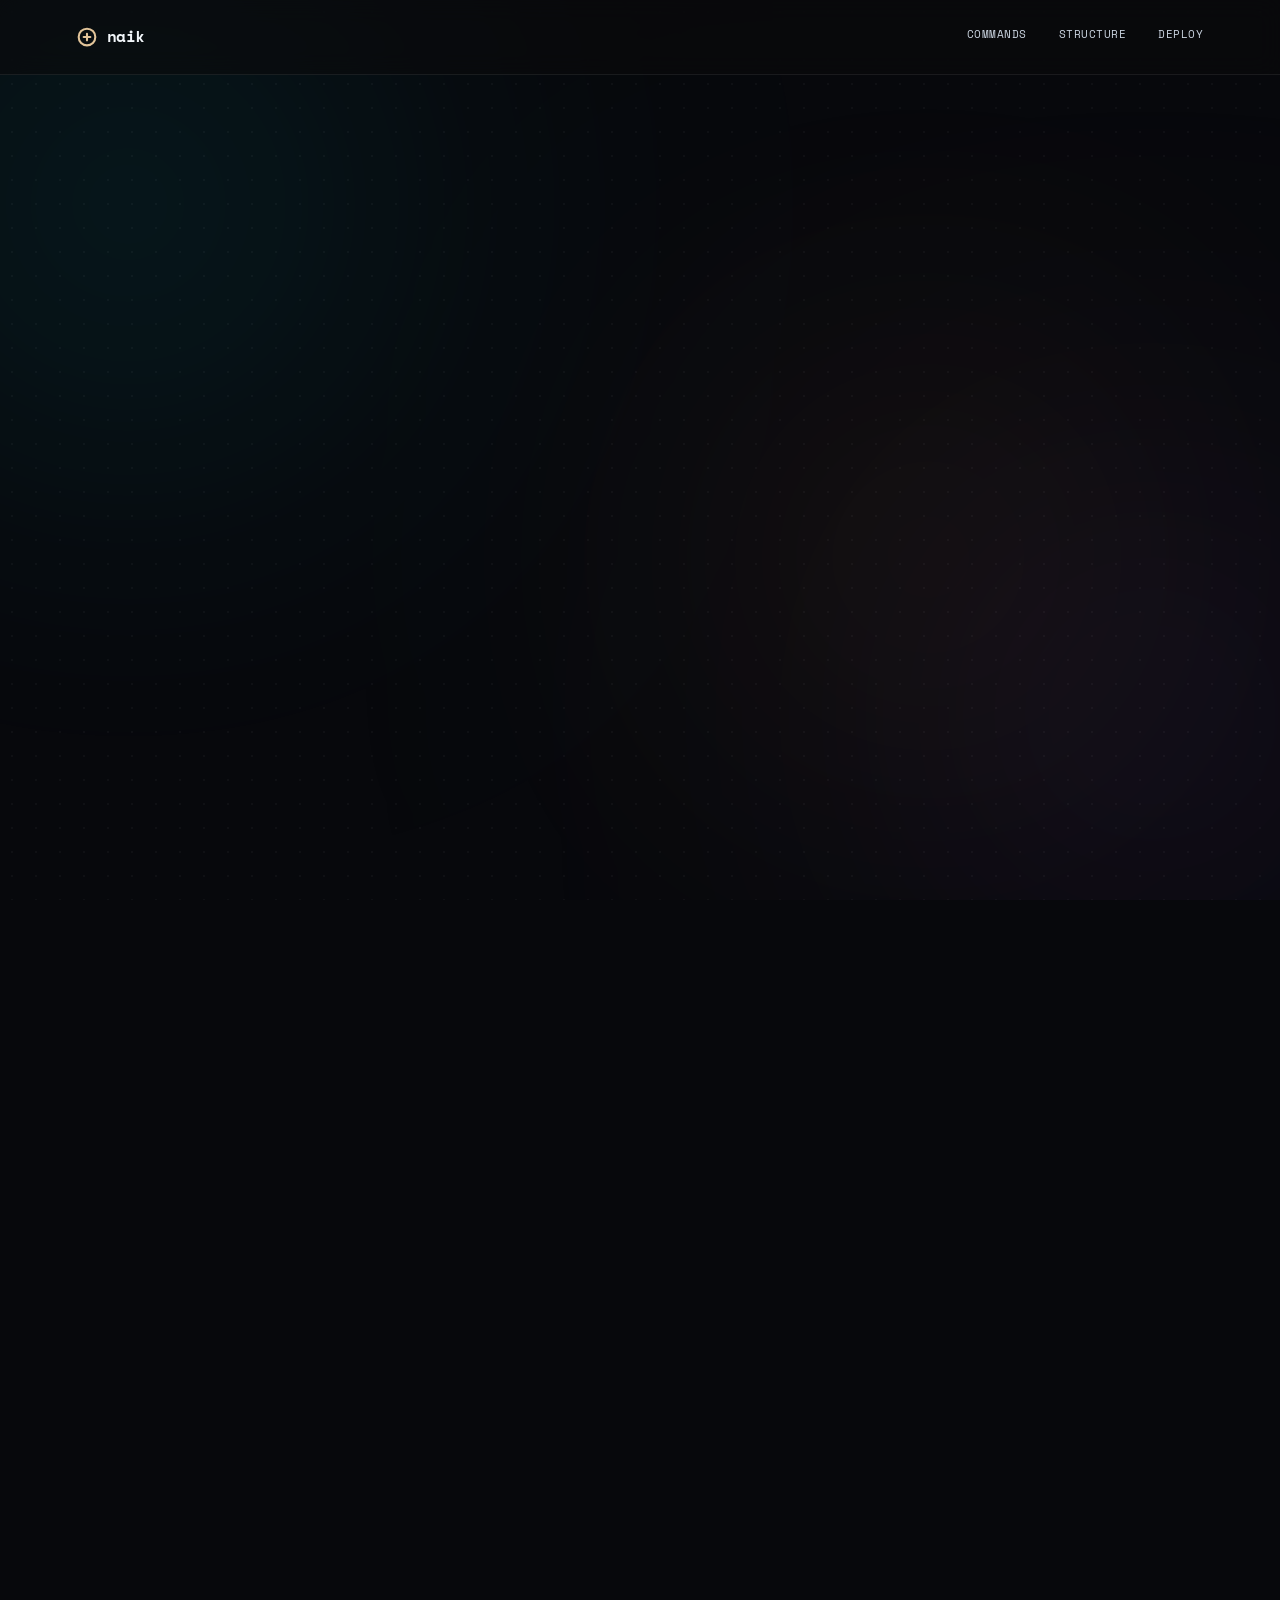
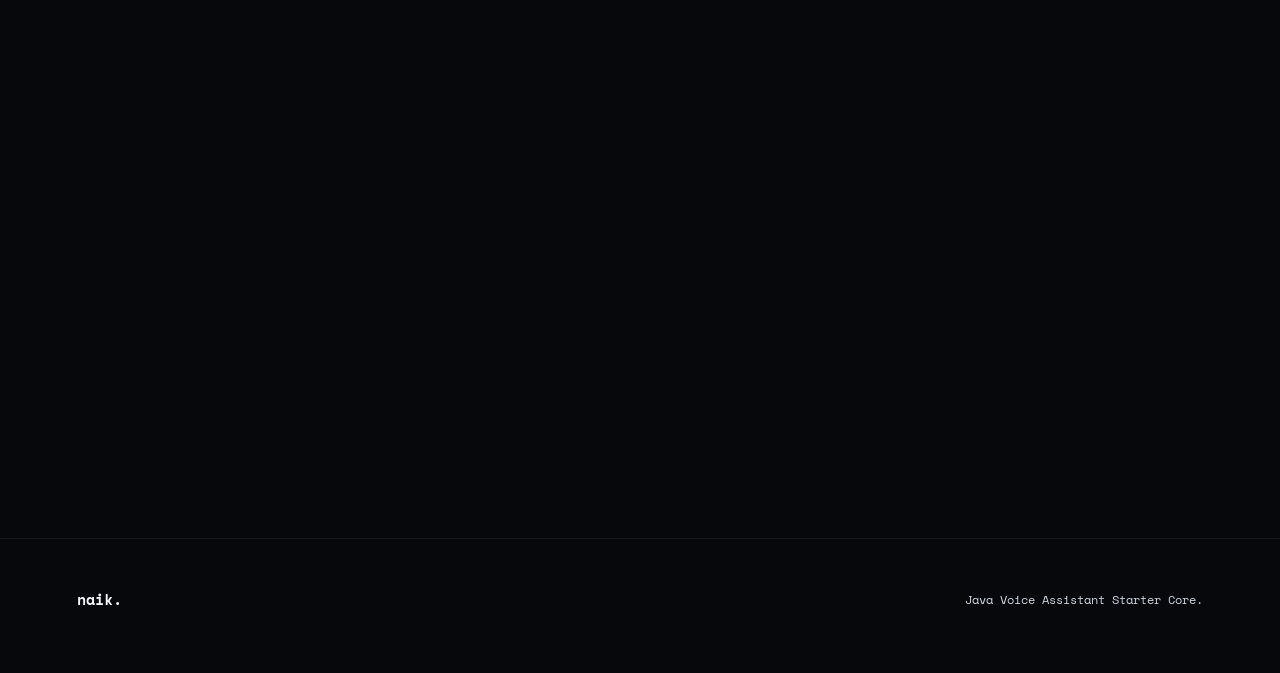
<file: index.html>
<!doctype html>
<html lang="en">
<head>
    <meta charset="utf-8">
    <meta name="viewport" content="width=device-width, initial-scale=1">
    <title>NAIK - Java Voice Assistant</title>
    <meta http-equiv="refresh" content="0; url=docs/">
    <link rel="canonical" href="docs/">
</head>
<body>
    <p>Opening <a href="docs/">NAIK website</a>...</p>
</body>
</html>
</file>
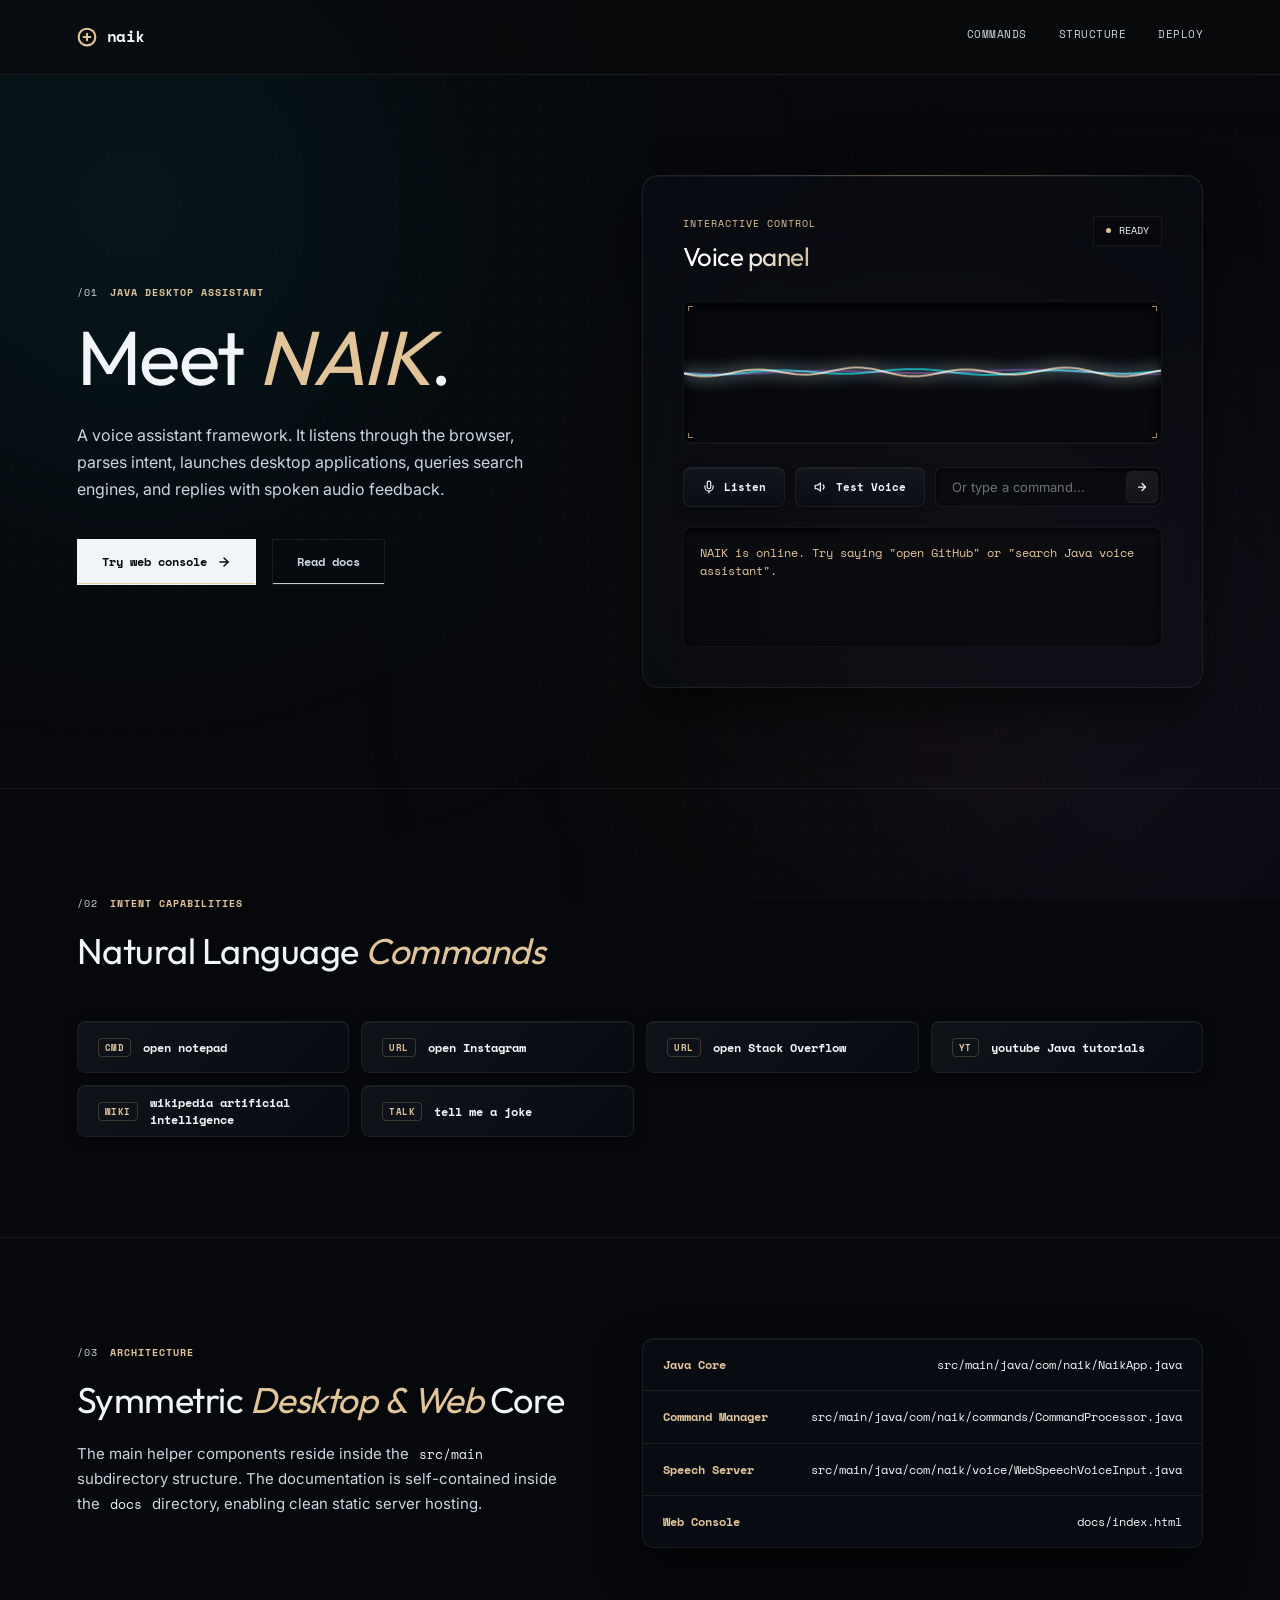
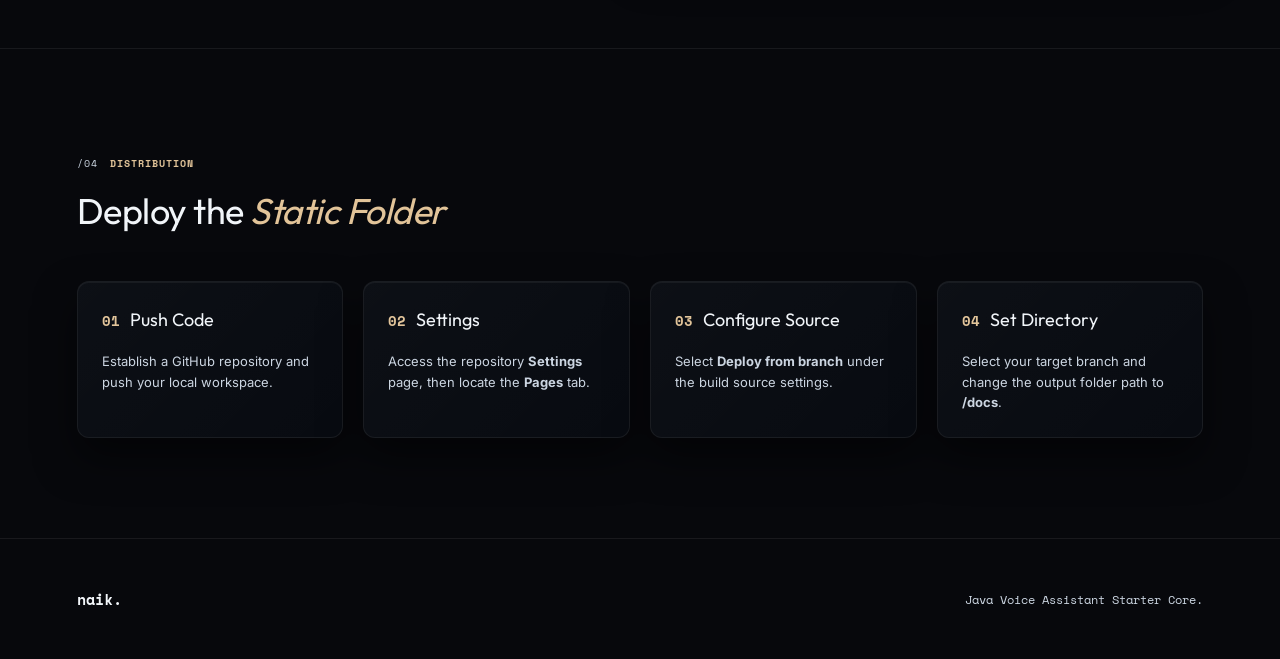
<file: docs/index.html>
<!doctype html>
<html lang="en">
<head>
    <meta charset="utf-8">
    <meta name="viewport" content="width=device-width, initial-scale=1">
    <title>NAIK - Java Voice Assistant</title>
    <meta name="description" content="NAIK is a Java desktop voice assistant with browser voice input, app launching, web search, and spoken responses.">
    
    <!-- Google Fonts: Inter (Sans), Outfit (Display), Space Mono (Monospace) -->
    <link rel="preconnect" href="https://fonts.googleapis.com">
    <link rel="preconnect" href="https://fonts.gstatic.com" crossorigin>
    <link href="https://fonts.googleapis.com/css2?family=Inter:wght@300;400;500;600;700&family=Outfit:wght@300;400;500;600;700;800;900&family=Space+Mono:wght@400;700&display=swap" rel="stylesheet">
    
    <link rel="stylesheet" href="styles.css">
</head>
<body>
    <div class="ambient-glow-container">
        <div class="ambient-glow glow-1"></div>
        <div class="ambient-glow glow-2"></div>
        <div class="ambient-glow glow-3"></div>
    </div>
    <div class="dot-grid-bg"></div>

    <header class="topbar">
        <a class="brand" href="#app" aria-label="NAIK home">
            <svg class="brand-logo" width="20" height="20" viewBox="0 0 24 24" fill="none" stroke="currentColor" stroke-width="2.5" stroke-linecap="round" stroke-linejoin="round">
                <circle cx="12" cy="12" r="10"></circle>
                <path d="M8 12h8"></path>
                <path d="M12 8v8"></path>
            </svg>
            <span class="brand-name">naik</span>
        </a>
        <nav aria-label="Main navigation">
            <a href="#commands" class="nav-link">Commands</a>
            <a href="#build" class="nav-link">Structure</a>
            <a href="#deploy" class="nav-link">Deploy</a>
        </nav>
    </header>

    <main id="app">
        <section class="assistant-shell" aria-labelledby="title">
            <div class="assistant-copy">
                <p class="eyebrow">
                    <span class="eyebrow-accent">/01</span>
                    Java Desktop Assistant
                </p>
                <h1 id="title">Meet <em>NAIK</em>.</h1>
                <p class="summary">A voice assistant framework. It listens through the browser, parses intent, launches desktop applications, queries search engines, and replies with spoken audio feedback.</p>
                <div class="actions">
                    <a class="primary-action" href="#demo">
                        <span>Try web console</span>
                        <svg class="btn-arrow" width="14" height="14" viewBox="0 0 24 24" fill="none" stroke="currentColor" stroke-width="2.5" stroke-linecap="round" stroke-linejoin="round">
                            <line x1="5" y1="12" x2="19" y2="12"></line>
                            <polyline points="12 5 19 12 12 19"></polyline>
                        </svg>
                    </a>
                    <a class="secondary-action" href="#deploy">
                        <span>Read docs</span>
                    </a>
                </div>
            </div>

            <section class="voice-console" id="demo" aria-label="NAIK web voice demo">
                <div class="console-header">
                    <div>
                        <span class="console-kicker">Interactive Control</span>
                        <h2>Voice panel</h2>
                    </div>
                    <span class="status" id="status">Ready</span>
                </div>
                
                <div class="waveform-container">
                    <canvas id="waveform" width="720" height="150" aria-label="Audio waveform visualization"></canvas>
                    <div class="hud-corners">
                        <div class="hud-corner top-left"></div>
                        <div class="hud-corner top-right"></div>
                        <div class="hud-corner bottom-left"></div>
                        <div class="hud-corner bottom-right"></div>
                    </div>
                    <div class="hud-line"></div>
                </div>

                <div class="control-row">
                    <button id="listenButton" type="button">
                        <svg class="icon" width="14" height="14" viewBox="0 0 24 24" fill="none" stroke="currentColor" stroke-width="2" stroke-linecap="round" stroke-linejoin="round">
                            <path d="M12 2a3 3 0 0 0-3 3v7a3 3 0 0 0 6 0V5a3 3 0 0 0-3-3Z"></path>
                            <path d="M19 10v2a7 7 0 0 1-14 0v-2"></path>
                            <line x1="12" y1="19" x2="12" y2="22"></line>
                        </svg>
                        <span>Listen</span>
                    </button>
                    <button id="voiceButton" type="button">
                        <svg class="icon" width="14" height="14" viewBox="0 0 24 24" fill="none" stroke="currentColor" stroke-width="2" stroke-linecap="round" stroke-linejoin="round">
                            <polygon points="11 5 6 9 2 9 2 15 6 15 11 19 11 5"></polygon>
                            <path d="M15.54 8.46a5 5 0 0 1 0 7.07"></path>
                        </svg>
                        <span>Test Voice</span>
                    </button>
                    
                    <div class="input-wrapper">
                        <input id="commandInput" type="text" placeholder="Or type a command..." aria-label="Type a command">
                        <button id="runButton" type="button" aria-label="Run command">
                            <svg class="icon" width="12" height="12" viewBox="0 0 24 24" fill="none" stroke="currentColor" stroke-width="2.5" stroke-linecap="round" stroke-linejoin="round">
                                <line x1="5" y1="12" x2="19" y2="12"></line>
                                <polyline points="12 5 19 12 12 19"></polyline>
                            </svg>
                        </button>
                    </div>
                </div>
                
                <div class="transcript" aria-live="polite">
                    <p class="line assistant">NAIK is online. Try saying "open GitHub" or "search Java voice assistant".</p>
                </div>
            </section>
        </section>

        <section class="band" id="commands" aria-labelledby="commands-title">
            <div class="section-heading">
                <p class="eyebrow">
                    <span class="eyebrow-accent">/02</span>
                    Intent Capabilities
                </p>
                <h2 id="commands-title">Natural Language <em>Commands</em></h2>
            </div>
            <div class="command-grid">
                <button type="button" data-command="open notepad" class="command-btn">
                    <span class="cmd-shortcut">cmd</span>
                    <span class="cmd-text">open notepad</span>
                </button>
                <button type="button" data-command="open Instagram" class="command-btn">
                    <span class="cmd-shortcut">url</span>
                    <span class="cmd-text">open Instagram</span>
                </button>
                <button type="button" data-command="open Stack Overflow" class="command-btn">
                    <span class="cmd-shortcut">url</span>
                    <span class="cmd-text">open Stack Overflow</span>
                </button>
                <button type="button" data-command="youtube Java tutorials" class="command-btn">
                    <span class="cmd-shortcut">yt</span>
                    <span class="cmd-text">youtube Java tutorials</span>
                </button>
                <button type="button" data-command="wikipedia artificial intelligence" class="command-btn">
                    <span class="cmd-shortcut">wiki</span>
                    <span class="cmd-text">wikipedia artificial intelligence</span>
                </button>
                <button type="button" data-command="tell me a joke" class="command-btn">
                    <span class="cmd-shortcut">talk</span>
                    <span class="cmd-text">tell me a joke</span>
                </button>
            </div>
        </section>

        <section class="split-band" id="build" aria-labelledby="build-title">
            <div class="structure-copy">
                <p class="eyebrow">
                    <span class="eyebrow-accent">/03</span>
                    Architecture
                </p>
                <h2 id="build-title">Symmetric <em>Desktop & Web</em> Core</h2>
                <p class="structure-desc">The main helper components reside inside the <code>src/main</code> subdirectory structure. The documentation is self-contained inside the <code>docs</code> directory, enabling clean static server hosting.</p>
            </div>
            <div class="file-list" aria-label="Important files">
                <div class="file-item">
                    <span class="file-meta">Java Core</span>
                    <span class="file-path">src/main/java/com/naik/NaikApp.java</span>
                </div>
                <div class="file-item">
                    <span class="file-meta">Command Manager</span>
                    <span class="file-path">src/main/java/com/naik/commands/CommandProcessor.java</span>
                </div>
                <div class="file-item">
                    <span class="file-meta">Speech Server</span>
                    <span class="file-path">src/main/java/com/naik/voice/WebSpeechVoiceInput.java</span>
                </div>
                <div class="file-item">
                    <span class="file-meta">Web Console</span>
                    <span class="file-path">docs/index.html</span>
                </div>
            </div>
        </section>

        <section class="band deploy" id="deploy" aria-labelledby="deploy-title">
            <div class="section-heading">
                <p class="eyebrow">
                    <span class="eyebrow-accent">/04</span>
                    Distribution
                </p>
                <h2 id="deploy-title">Deploy the <em>Static Folder</em></h2>
            </div>
            <div class="steps-grid">
                <div class="step-card">
                    <div class="step-header">
                        <span class="step-num">01</span>
                        <h3>Push Code</h3>
                    </div>
                    <p class="step-desc">Establish a GitHub repository and push your local workspace.</p>
                </div>
                <div class="step-card">
                    <div class="step-header">
                        <span class="step-num">02</span>
                        <h3>Settings</h3>
                    </div>
                    <p class="step-desc">Access the repository <strong>Settings</strong> page, then locate the <strong>Pages</strong> tab.</p>
                </div>
                <div class="step-card">
                    <div class="step-header">
                        <span class="step-num">03</span>
                        <h3>Configure Source</h3>
                    </div>
                    <p class="step-desc">Select <strong>Deploy from branch</strong> under the build source settings.</p>
                </div>
                <div class="step-card">
                    <div class="step-header">
                        <span class="step-num">04</span>
                        <h3>Set Directory</h3>
                    </div>
                    <p class="step-desc">Select your target branch and change the output folder path to <strong>/docs</strong>.</p>
                </div>
            </div>
        </section>
    </main>

    <footer>
        <div class="footer-content">
            <span class="footer-brand">naik.</span>
            <span class="footer-meta">Java Voice Assistant Starter Core.</span>
        </div>
    </footer>

    <script src="script.js"></script>
</body>
</html>
</file>
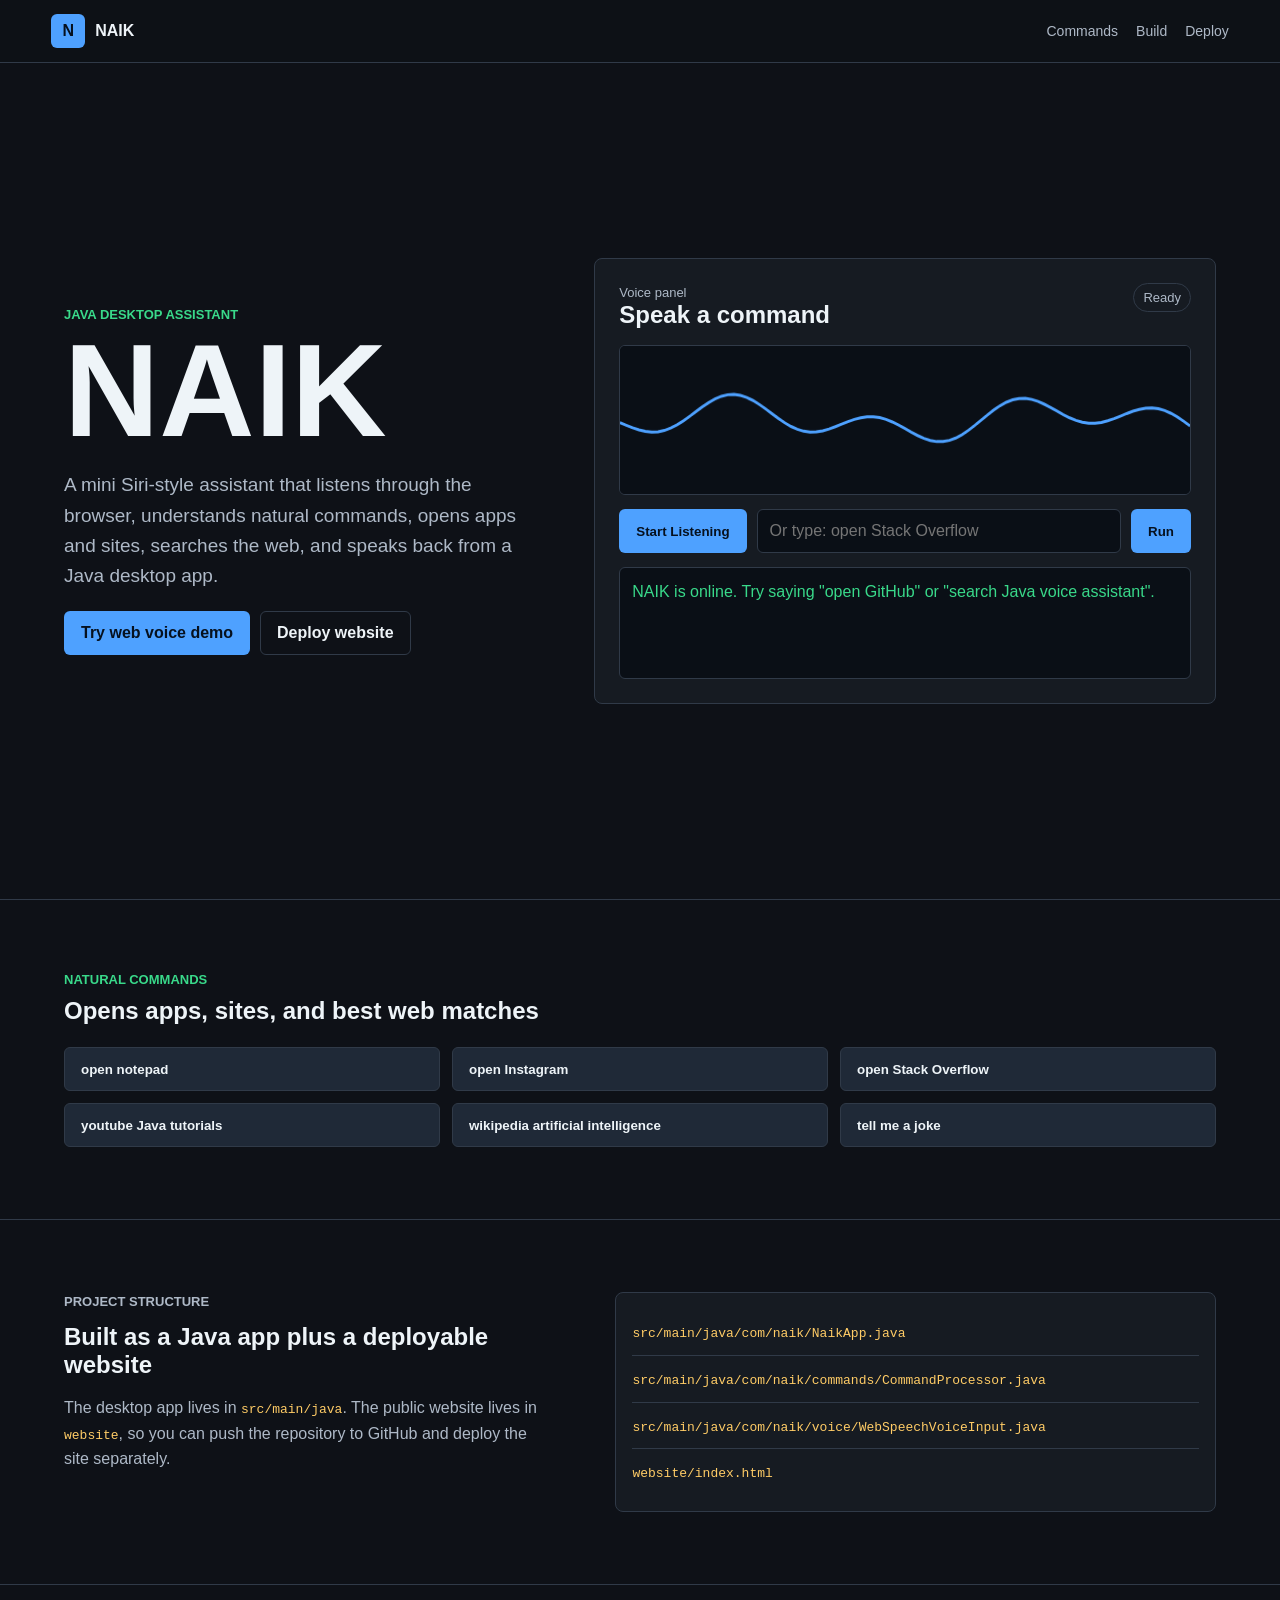
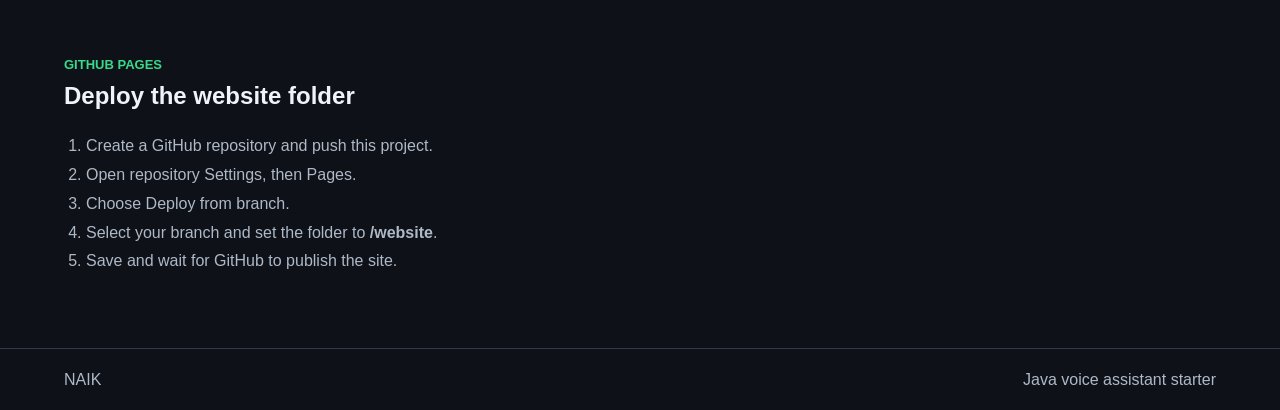
<file: website/index.html>
<!doctype html>
<html lang="en">
<head>
    <meta charset="utf-8">
    <meta name="viewport" content="width=device-width, initial-scale=1">
    <title>NAIK - Java Voice Assistant</title>
    <meta name="description" content="NAIK is a Java desktop voice assistant with browser voice input, app launching, web search, and spoken responses.">
    <link rel="stylesheet" href="styles.css">
</head>
<body>
    <header class="topbar">
        <a class="brand" href="#app" aria-label="NAIK home">
            <span class="brand-mark">N</span>
            <span>NAIK</span>
        </a>
        <nav aria-label="Main navigation">
            <a href="#commands">Commands</a>
            <a href="#build">Build</a>
            <a href="#deploy">Deploy</a>
        </nav>
    </header>

    <main id="app">
        <section class="assistant-shell" aria-labelledby="title">
            <div class="assistant-copy">
                <p class="eyebrow">Java desktop assistant</p>
                <h1 id="title">NAIK</h1>
                <p class="summary">A mini Siri-style assistant that listens through the browser, understands natural commands, opens apps and sites, searches the web, and speaks back from a Java desktop app.</p>
                <div class="actions">
                    <a class="primary-action" href="#demo">Try web voice demo</a>
                    <a class="secondary-action" href="#deploy">Deploy website</a>
                </div>
            </div>

            <section class="voice-console" id="demo" aria-label="NAIK web voice demo">
                <div class="console-header">
                    <div>
                        <span class="console-kicker">Voice panel</span>
                        <h2>Speak a command</h2>
                    </div>
                    <span class="status" id="status">Ready</span>
                </div>
                <canvas id="waveform" width="720" height="150" aria-label="Audio waveform visualization"></canvas>
                <div class="control-row">
                    <button id="listenButton" type="button">Start Listening</button>
                    <input id="commandInput" type="text" placeholder="Or type: open Stack Overflow" aria-label="Type a command">
                    <button id="runButton" type="button">Run</button>
                </div>
                <div class="transcript" aria-live="polite">
                    <p class="line assistant">NAIK is online. Try saying "open GitHub" or "search Java voice assistant".</p>
                </div>
            </section>
        </section>

        <section class="band" id="commands" aria-labelledby="commands-title">
            <div class="section-heading">
                <p class="eyebrow">Natural commands</p>
                <h2 id="commands-title">Opens apps, sites, and best web matches</h2>
            </div>
            <div class="command-grid">
                <button type="button" data-command="open notepad">open notepad</button>
                <button type="button" data-command="open Instagram">open Instagram</button>
                <button type="button" data-command="open Stack Overflow">open Stack Overflow</button>
                <button type="button" data-command="youtube Java tutorials">youtube Java tutorials</button>
                <button type="button" data-command="wikipedia artificial intelligence">wikipedia artificial intelligence</button>
                <button type="button" data-command="tell me a joke">tell me a joke</button>
            </div>
        </section>

        <section class="split-band" id="build" aria-labelledby="build-title">
            <div>
                <p class="eyebrow">Project structure</p>
                <h2 id="build-title">Built as a Java app plus a deployable website</h2>
                <p>The desktop app lives in <code>src/main/java</code>. The public website lives in <code>website</code>, so you can push the repository to GitHub and deploy the site separately.</p>
            </div>
            <div class="file-list" aria-label="Important files">
                <p><code>src/main/java/com/naik/NaikApp.java</code></p>
                <p><code>src/main/java/com/naik/commands/CommandProcessor.java</code></p>
                <p><code>src/main/java/com/naik/voice/WebSpeechVoiceInput.java</code></p>
                <p><code>website/index.html</code></p>
            </div>
        </section>

        <section class="band deploy" id="deploy" aria-labelledby="deploy-title">
            <div class="section-heading">
                <p class="eyebrow">GitHub Pages</p>
                <h2 id="deploy-title">Deploy the website folder</h2>
            </div>
            <ol class="steps">
                <li>Create a GitHub repository and push this project.</li>
                <li>Open repository Settings, then Pages.</li>
                <li>Choose Deploy from branch.</li>
                <li>Select your branch and set the folder to <strong>/website</strong>.</li>
                <li>Save and wait for GitHub to publish the site.</li>
            </ol>
        </section>
    </main>

    <footer>
        <span>NAIK</span>
        <span>Java voice assistant starter</span>
    </footer>

    <script src="script.js"></script>
</body>
</html>
</file>
<file: docs/styles.css>
/* ==========================================================================
   Tech-Editorial Noir & Platinum Design System
   ========================================================================== */

:root {
    color-scheme: dark;
    
    /* Premium Glassmorphic HSL Variables */
    --bg-main: #07080c;
    --bg-glass: rgba(13, 16, 26, 0.45);
    --bg-glass-hover: rgba(22, 26, 41, 0.6);
    --bg-input: rgba(6, 8, 12, 0.6);
    
    /* Glowing Neon & Gold Accents */
    --accent-gold: #e2c499;
    --accent-gold-muted: #9a8467;
    --accent-neon-cyan: #00f2fe;
    --accent-neon-purple: #9b51e0;
    --accent-neon-gold: #f2994a;
    
    --text-primary: #f1f5f9;
    --text-muted: #cbd5e1;
    --border-subtle: rgba(255, 255, 255, 0.07);
    --border-active: rgba(226, 196, 153, 0.4);
    
    /* State colors - subtle editorial dots */
    --state-ready: #e2c499;
    --state-listening: #00f2fe;
    --state-error: #ef4444;
    
    /* Fonts */
    --font-display: 'Outfit', -apple-system, sans-serif;
    --font-sans: 'Inter', -apple-system, sans-serif;
    --font-mono: 'Space Mono', monospace;
}

* {
    box-sizing: border-box;
    margin: 0;
    padding: 0;
}

html {
    scroll-behavior: smooth;
    background-color: var(--bg-main);
}

body {
    background: var(--bg-main);
    color: var(--text-primary);
    font-family: var(--font-sans);
    -webkit-font-smoothing: antialiased;
    -moz-osx-font-smoothing: grayscale;
    line-height: 1.6;
    position: relative;
    overflow-x: hidden;
}

/* Volumetric Ambient Glow System */
.ambient-glow-container {
    position: fixed;
    top: 0;
    left: 0;
    width: 100vw;
    height: 100vh;
    overflow: hidden;
    z-index: 1;
    pointer-events: none;
    opacity: 0.8;
}

.ambient-glow {
    position: absolute;
    border-radius: 50%;
    filter: blur(140px);
    opacity: 0.16;
    mix-blend-mode: screen;
    will-change: transform;
}

.glow-1 {
    width: 60vw;
    height: 60vw;
    background: radial-gradient(circle, var(--accent-neon-cyan) 0%, transparent 70%);
    top: -20%;
    left: -20%;
    animation: drift-glow-1 30s ease-in-out infinite alternate;
}

.glow-2 {
    width: 50vw;
    height: 50vw;
    background: radial-gradient(circle, var(--accent-neon-purple) 0%, transparent 70%);
    bottom: -15%;
    right: -15%;
    animation: drift-glow-2 35s ease-in-out infinite alternate;
}

.glow-3 {
    width: 45vw;
    height: 45vw;
    background: radial-gradient(circle, var(--accent-neon-gold) 0%, transparent 70%);
    top: 30%;
    left: 50%;
    animation: drift-glow-3 25s ease-in-out infinite alternate;
}

@keyframes drift-glow-1 {
    0% { transform: translate(0, 0) scale(1); }
    100% { transform: translate(120px, 80px) scale(1.15); }
}

@keyframes drift-glow-2 {
    0% { transform: translate(0, 0) scale(1); }
    100% { transform: translate(-140px, -90px) scale(0.9); }
}

@keyframes drift-glow-3 {
    0% { transform: translate(0, 0) scale(1); }
    100% { transform: translate(90px, -120px) scale(1.1); }
}

/* Background Texture */
.dot-grid-bg {
    position: fixed;
    top: 0;
    left: 0;
    width: 100vw;
    height: 100vh;
    background: transparent;
    pointer-events: none;
    z-index: 2;
    transition: transform 0.3s cubic-bezier(0.16, 1, 0.3, 1);
}

.dot-grid-bg::after {
    content: '';
    position: absolute;
    top: 0;
    left: 0;
    width: 100%;
    height: 100%;
    background-image: radial-gradient(rgba(255, 255, 255, 0.035) 1px, transparent 1px);
    background-size: 24px 24px;
    pointer-events: none;
}

a {
    color: inherit;
    text-decoration: none;
    transition: all 0.3s cubic-bezier(0.16, 1, 0.3, 1);
}

/* Custom Scrollbars */
::-webkit-scrollbar {
    width: 5px;
    height: 5px;
}
::-webkit-scrollbar-track {
    background: var(--bg-main);
}
::-webkit-scrollbar-thumb {
    background: var(--border-subtle);
}
::-webkit-scrollbar-thumb:hover {
    background: var(--border-active);
}

/* Scroll Reveal */
.reveal-on-scroll {
    opacity: 0;
    transform: translateY(32px);
    transition: opacity 0.8s cubic-bezier(0.16, 1, 0.3, 1), transform 0.8s cubic-bezier(0.16, 1, 0.3, 1);
}

.reveal-on-scroll.revealed {
    opacity: 1;
    transform: translateY(0);
}

/* ==========================================================================
   Header Navigation
   ========================================================================== */

.topbar {
    position: relative;
    z-index: 10;
    display: flex;
    align-items: center;
    justify-content: space-between;
    padding: 24px clamp(24px, 6vw, 80px);
    border-bottom: 1px solid var(--border-subtle);
    background: rgba(10, 11, 13, 0.6);
    backdrop-filter: blur(12px);
    -webkit-backdrop-filter: blur(12px);
}

.brand {
    display: inline-flex;
    align-items: center;
    gap: 10px;
    color: var(--text-primary);
}

.brand-logo {
    color: var(--accent-gold);
    transition: transform 0.4s cubic-bezier(0.16, 1, 0.3, 1);
}

.brand:hover .brand-logo {
    transform: rotate(90deg);
}

.brand-name {
    font-family: var(--font-mono);
    font-weight: 700;
    font-size: 16px;
    letter-spacing: -0.5px;
}

nav {
    display: flex;
    gap: 32px;
}

.nav-link {
    color: var(--text-muted);
    font-family: var(--font-mono);
    font-size: 11px;
    font-weight: 400;
    letter-spacing: 0.5px;
    text-transform: uppercase;
    position: relative;
    padding-bottom: 4px;
}

.nav-link::after {
    content: '';
    position: absolute;
    bottom: 0;
    left: 0;
    width: 100%;
    height: 1px;
    background: var(--accent-gold);
    transform: scaleX(0);
    transform-origin: right;
    transition: transform 0.4s cubic-bezier(0.16, 1, 0.3, 1);
}

.nav-link:hover::after {
    transform: scaleX(1);
    transform-origin: left;
}

.nav-link:hover {
    color: var(--text-primary);
}

/* ==========================================================================
   Layout Sections
   ========================================================================== */

main {
    position: relative;
    z-index: 5;
    max-width: 1300px;
    margin: 0 auto;
}

.eyebrow {
    display: inline-flex;
    align-items: center;
    gap: 8px;
    color: var(--accent-gold);
    font-family: var(--font-mono);
    font-size: 10px;
    font-weight: 700;
    letter-spacing: 1px;
    text-transform: uppercase;
    margin-bottom: 16px;
}

.eyebrow-accent {
    color: var(--text-muted);
    font-weight: 400;
    margin-right: 4px;
}

/* ==========================================================================
   Hero Section / Assistant Shell
   ========================================================================== */

.assistant-shell {
    min-height: calc(85vh - 70px);
    display: grid;
    grid-template-columns: 1fr 1.15fr;
    gap: clamp(40px, 6vw, 100px);
    align-items: center;
    padding: clamp(60px, 8vw, 100px) clamp(24px, 6vw, 80px);
}

.assistant-copy {
    max-width: 500px;
}

.assistant-copy h1 {
    font-family: var(--font-display);
    font-weight: 400;
    font-size: clamp(52px, 6vw, 80px);
    line-height: 1.05;
    letter-spacing: -1.5px;
    color: var(--text-primary);
    margin-bottom: 24px;
}

.assistant-copy h1 em {
    font-family: var(--font-display);
    font-style: italic;
    font-weight: 400;
    color: var(--accent-gold);
}

.summary {
    color: var(--text-muted);
    font-size: 16px;
    line-height: 1.7;
    margin-bottom: 36px;
}

.actions {
    display: flex;
    align-items: center;
    gap: 16px;
    flex-wrap: wrap;
}

.primary-action {
    display: inline-flex;
    align-items: center;
    gap: 10px;
    background: var(--text-primary);
    color: var(--bg-main);
    padding: 12px 24px;
    font-family: var(--font-mono);
    font-size: 12px;
    font-weight: 700;
    border: 1px solid var(--text-primary);
    border-radius: 0px;
    position: relative;
    overflow: hidden;
    z-index: 1;
}

.primary-action::before {
    content: '';
    position: absolute;
    top: 0;
    left: 0;
    width: 100%;
    height: 100%;
    background: var(--accent-gold);
    z-index: -1;
    transform: translateY(100%);
    transition: transform 0.4s cubic-bezier(0.16, 1, 0.3, 1);
}

.primary-action:hover::before {
    transform: translateY(0);
}

.primary-action:hover {
    color: var(--bg-main);
    border-color: var(--accent-gold);
}

.btn-arrow {
    transition: transform 0.3s cubic-bezier(0.16, 1, 0.3, 1);
}

.primary-action:hover .btn-arrow {
    transform: translateX(4px);
}

.secondary-action {
    display: inline-flex;
    align-items: center;
    background: transparent;
    color: var(--text-muted);
    padding: 12px 24px;
    font-family: var(--font-mono);
    font-size: 12px;
    font-weight: 700;
    border: 1px solid var(--border-subtle);
    border-radius: 0px;
    position: relative;
    overflow: hidden;
    z-index: 1;
}

.secondary-action::before {
    content: '';
    position: absolute;
    top: 0;
    left: 0;
    width: 100%;
    height: 100%;
    background: var(--text-primary);
    z-index: -1;
    transform: translateY(100%);
    transition: transform 0.4s cubic-bezier(0.16, 1, 0.3, 1);
}

.secondary-action:hover::before {
    transform: translateY(0);
}

.secondary-action:hover {
    color: var(--bg-main);
    border-color: var(--text-primary);
}

/* ==========================================================================
   Voice Console Dashboard
   ========================================================================== */

.voice-console {
    background: var(--bg-glass);
    border: 1px solid var(--border-subtle);
    padding: clamp(24px, 4vw, 40px);
    width: 100%;
    border-radius: 16px;
    backdrop-filter: blur(24px);
    -webkit-backdrop-filter: blur(24px);
    box-shadow: 
        0 1px 0 rgba(255, 255, 255, 0.05) inset,
        0 24px 50px rgba(0, 0, 0, 0.6),
        0 0 0 1px rgba(255, 255, 255, 0.01);
    position: relative;
    transition: all 0.5s cubic-bezier(0.16, 1, 0.3, 1);
}

.voice-console.is-listening {
    border-color: rgba(0, 242, 254, 0.45);
    box-shadow: 
        0 1px 0 rgba(0, 242, 254, 0.15) inset,
        0 24px 60px rgba(0, 0, 0, 0.7),
        0 0 35px rgba(0, 242, 254, 0.2);
}

.voice-console.is-speaking {
    border-color: rgba(226, 196, 153, 0.45);
    box-shadow: 
        0 1px 0 rgba(226, 196, 153, 0.15) inset,
        0 24px 60px rgba(0, 0, 0, 0.7),
        0 0 35px rgba(226, 196, 153, 0.2);
}

.voice-console.is-error {
    border-color: rgba(239, 68, 68, 0.45);
    box-shadow: 
        0 1px 0 rgba(239, 68, 68, 0.15) inset,
        0 24px 60px rgba(0, 0, 0, 0.7),
        0 0 35px rgba(239, 68, 68, 0.2);
}

.voice-console::before {
    content: '';
    position: absolute;
    top: -1px;
    left: 20px;
    right: 20px;
    height: 1px;
    background: linear-gradient(90deg, transparent, rgba(226, 196, 153, 0.35), transparent);
}

.console-header {
    display: flex;
    align-items: flex-start;
    justify-content: space-between;
    margin-bottom: 24px;
}

.console-kicker {
    font-family: var(--font-mono);
    font-size: 10px;
    color: var(--accent-gold);
    letter-spacing: 1px;
    text-transform: uppercase;
    display: block;
    margin-bottom: 4px;
}

.console-header h2 {
    font-family: var(--font-display);
    font-size: 26px;
    font-weight: 400;
    color: var(--text-primary);
    letter-spacing: -0.5px;
    background: linear-gradient(135deg, #ffffff 40%, #c5a880 100%);
    -webkit-background-clip: text;
    -webkit-text-fill-color: transparent;
}

.status {
    font-family: var(--font-mono);
    font-size: 10px;
    color: var(--text-primary);
    padding: 6px 12px;
    border: 1px solid var(--border-subtle);
    background: var(--bg-main);
    display: inline-flex;
    align-items: center;
    gap: 8px;
    text-transform: uppercase;
}

.status::before {
    content: '';
    display: inline-block;
    width: 5px;
    height: 5px;
    border-radius: 50%;
    background-color: var(--state-ready);
}

/* Waveform Canvas HUD wrapper */
.waveform-container {
    position: relative;
    width: 100%;
    margin-bottom: 24px;
    border: 1px solid rgba(255, 255, 255, 0.05);
    background: rgba(8, 9, 12, 0.6);
    overflow: hidden;
    border-radius: 8px;
    box-shadow: 
        inset 0 4px 12px rgba(0, 0, 0, 0.9),
        0 1px 0 rgba(255, 255, 255, 0.03);
}

canvas {
    display: block;
    width: 100%;
    height: 140px;
    filter: drop-shadow(0 0 8px rgba(197, 168, 128, 0.18));
}

/* Precise corner highlights */
.hud-corners .hud-corner {
    position: absolute;
    width: 5px;
    height: 5px;
    border: 1px solid var(--accent-gold-muted);
    pointer-events: none;
}
.hud-corner.top-left { top: 4px; left: 4px; border-right: 0; border-bottom: 0; }
.hud-corner.top-right { top: 4px; right: 4px; border-left: 0; border-bottom: 0; }
.hud-corner.bottom-left { bottom: 4px; left: 4px; border-right: 0; border-top: 0; }
.hud-corner.bottom-right { bottom: 4px; right: 4px; border-left: 0; border-top: 0; }

.hud-line {
    position: absolute;
    top: 50%;
    left: 0;
    width: 100%;
    height: 1px;
    background: rgba(200, 179, 149, 0.06);
    pointer-events: none;
}

/* Interactive control row */
.control-row {
    display: grid;
    grid-template-columns: auto auto 1fr;
    gap: 10px;
    margin-bottom: 20px;
}

button {
    font-family: var(--font-mono);
    font-size: 11px;
    font-weight: 700;
    color: var(--text-primary);
    background: var(--bg-glass);
    border: 1px solid var(--border-subtle);
    height: 40px;
    padding: 0 18px;
    cursor: pointer;
    display: inline-flex;
    align-items: center;
    justify-content: center;
    gap: 8px;
    border-radius: 8px;
    box-shadow: 
        inset 0 1px 0 rgba(255, 255, 255, 0.05),
        0 4px 12px rgba(0, 0, 0, 0.3);
    transition: all 0.3s cubic-bezier(0.16, 1, 0.3, 1);
    position: relative;
    overflow: hidden;
}

button::before {
    content: '';
    position: absolute;
    top: 0;
    left: 0;
    width: 100%;
    height: 100%;
    background: linear-gradient(180deg, rgba(255,255,255,0.03) 0%, transparent 100%);
    pointer-events: none;
}

button:hover {
    background: var(--bg-glass-hover);
    border-color: var(--accent-gold);
    color: #ffffff;
    box-shadow: 
        inset 0 1px 0 rgba(255, 255, 255, 0.1),
        0 0 15px rgba(226, 196, 153, 0.25),
        0 4px 12px rgba(0, 0, 0, 0.4);
    transform: translateY(-2px);
}

button:active {
    transform: translateY(0);
    box-shadow: 
        inset 0 1px 0 rgba(0, 0, 0, 0.2),
        0 2px 6px rgba(0, 0, 0, 0.4);
}

.input-wrapper {
    position: relative;
    display: flex;
    align-items: center;
    width: 100%;
}

input {
    width: 100%;
    height: 40px;
    background: rgba(8, 9, 12, 0.5);
    border: 1px solid rgba(255, 255, 255, 0.06);
    padding: 0 44px 0 16px;
    color: var(--text-primary);
    font-family: var(--font-sans);
    font-size: 13px;
    outline: none;
    border-radius: 8px;
    box-shadow: inset 0 2px 4px rgba(0, 0, 0, 0.6);
    transition: all 0.3s ease;
}

input:focus {
    border-color: rgba(197, 168, 128, 0.4);
    box-shadow: 
        inset 0 2px 4px rgba(0, 0, 0, 0.6),
        0 0 12px rgba(197, 168, 128, 0.08);
}

input::placeholder {
    color: var(--text-muted);
    opacity: 0.5;
}

#runButton {
    position: absolute;
    right: 4px;
    top: 4px;
    height: 32px;
    width: 32px;
    padding: 0;
    background: rgba(255, 255, 255, 0.04);
    border: 1px solid rgba(255, 255, 255, 0.05);
    border-radius: 6px;
    box-shadow: none;
    transform: none;
}

#runButton:hover {
    background: var(--accent-gold);
    color: var(--bg-main);
    border-color: var(--accent-gold);
    transform: scale(1.05);
    box-shadow: 0 0 8px rgba(197, 168, 128, 0.4);
}

#runButton:active {
    transform: scale(0.95);
}

/* Monospaced Transcript Block */
@keyframes scanline {
    0% { transform: translateY(-100%); }
    100% { transform: translateY(100%); }
}

.transcript {
    height: 120px;
    border: 1px solid rgba(255, 255, 255, 0.04);
    background: rgba(8, 9, 12, 0.5);
    padding: 16px;
    overflow-y: auto;
    font-family: var(--font-mono);
    font-size: 12px;
    border-radius: 8px;
    box-shadow: inset 0 3px 8px rgba(0, 0, 0, 0.7);
    position: relative;
    overflow-x: hidden;
}

.transcript::after {
    content: '';
    position: absolute;
    top: 0;
    left: 0;
    width: 100%;
    height: 100%;
    background: linear-gradient(
        to bottom,
        rgba(255,255,255,0) 0%,
        rgba(197, 168, 128, 0.015) 10%,
        rgba(255,255,255,0) 20%
    );
    animation: scanline 6s linear infinite;
    pointer-events: none;
}

.line {
    margin-bottom: 6px;
    line-height: 1.5;
}

.line:last-child {
    margin-bottom: 0;
}

.line.assistant {
    color: var(--accent-gold);
}

.line.user {
    color: var(--text-primary);
    border-left: 2px solid var(--accent-gold-muted);
    padding-left: 6px;
}

/* ==========================================================================
   Natural Commands Capabilities Grid
   ========================================================================== */

.band {
    padding: clamp(60px, 8vw, 100px) clamp(24px, 6vw, 80px);
    border-top: 1px solid var(--border-subtle);
}

.section-heading {
    max-width: 600px;
    margin-bottom: 48px;
}

.section-heading h2 {
    font-family: var(--font-display);
    font-size: 36px;
    font-weight: 400;
    letter-spacing: -0.5px;
    line-height: 1.25;
}

.section-heading h2 em {
    font-family: var(--font-display);
    font-style: italic;
    font-weight: 400;
    color: var(--accent-gold);
}

.command-grid {
    display: grid;
    grid-template-columns: repeat(auto-fill, minmax(260px, 1fr));
    gap: 12px;
}

.command-btn {
    display: flex;
    align-items: center;
    justify-content: flex-start;
    gap: 12px;
    height: 52px;
    padding: 0 20px;
    background: var(--bg-glass);
    border: 1px solid var(--border-subtle);
    text-align: left;
    border-radius: 8px;
    transition: all 0.3s cubic-bezier(0.16, 1, 0.3, 1);
    cursor: pointer;
    position: relative;
    overflow: hidden;
}

.command-btn::before {
    content: '';
    position: absolute;
    top: 0;
    left: 0;
    width: 100%;
    height: 100%;
    background: linear-gradient(135deg, rgba(255,255,255,0.03) 0%, transparent 100%);
    pointer-events: none;
}

.command-btn .cmd-shortcut {
    font-family: var(--font-mono);
    font-size: 9px;
    color: var(--accent-gold);
    border: 1px solid rgba(197, 168, 128, 0.25);
    padding: 2px 6px;
    text-transform: uppercase;
    letter-spacing: 0.5px;
    border-radius: 4px;
}

.command-btn .cmd-text {
    font-family: var(--font-mono);
    font-size: 12px;
    color: var(--text-primary);
}

.command-btn:hover {
    background: var(--bg-glass-hover);
    border-color: rgba(226, 196, 153, 0.45);
    transform: translateY(-3px);
    box-shadow: 
        0 8px 24px rgba(0, 0, 0, 0.5),
        0 0 15px rgba(226, 196, 153, 0.15);
}

.command-btn:active {
    transform: translateY(0);
    box-shadow: 
        0 2px 6px rgba(0, 0, 0, 0.3);
}

/* ==========================================================================
   Project Structure Split Band Section
   ========================================================================== */

.split-band {
    display: grid;
    grid-template-columns: 1fr 1.15fr;
    gap: clamp(40px, 6vw, 100px);
    align-items: start;
    padding: clamp(60px, 8vw, 100px) clamp(24px, 6vw, 80px);
    border-top: 1px solid var(--border-subtle);
}

.structure-copy h2 {
    font-family: var(--font-display);
    font-size: 36px;
    font-weight: 400;
    letter-spacing: -0.5px;
    line-height: 1.25;
    margin-bottom: 20px;
}

.structure-copy h2 em {
    font-style: italic;
    color: var(--accent-gold);
}

.structure-desc {
    color: var(--text-muted);
    font-size: 15px;
    line-height: 1.65;
}

.structure-desc code {
    color: var(--text-primary);
    background: var(--bg-card);
    padding: 2px 6px;
    font-family: var(--font-mono);
    font-size: 13px;
}

.file-list {
    background: var(--bg-glass);
    border: 1px solid var(--border-subtle);
    border-radius: 12px;
    box-shadow: 
        0 1px 0 rgba(255, 255, 255, 0.05) inset,
        0 20px 40px rgba(0, 0, 0, 0.5);
    overflow: hidden;
}

.file-item {
    display: flex;
    align-items: center;
    justify-content: space-between;
    padding: 16px 20px;
    border-bottom: 1px solid var(--border-subtle);
    font-family: var(--font-mono);
    font-size: 12px;
}

.file-item:last-child {
    border-bottom: none;
}

.file-meta {
    color: var(--accent-gold);
    font-weight: 700;
}

.file-path {
    color: var(--text-primary);
}

/* ==========================================================================
   GitHub Pages Deploy Step Grid
   ========================================================================== */

.steps-grid {
    display: grid;
    grid-template-columns: repeat(auto-fit, minmax(220px, 1fr));
    gap: 20px;
    width: 100%;
}

.step-card {
    background: var(--bg-glass);
    border: 1px solid var(--border-subtle);
    padding: 24px;
    display: flex;
    flex-direction: column;
    gap: 16px;
    border-radius: 12px;
    box-shadow: 
        0 1px 0 rgba(255, 255, 255, 0.05) inset,
        0 20px 40px rgba(0, 0, 0, 0.5);
    transition: all 0.3s cubic-bezier(0.16, 1, 0.3, 1);
    position: relative;
    overflow: hidden;
}

.step-card::before {
    content: '';
    position: absolute;
    top: 0;
    left: 0;
    width: 100%;
    height: 100%;
    background: linear-gradient(135deg, rgba(255,255,255,0.02) 0%, transparent 100%);
    pointer-events: none;
}

.step-card:hover {
    background: var(--bg-glass-hover);
    border-color: rgba(226, 196, 153, 0.45);
    transform: translateY(-4px);
    box-shadow: 
        0 24px 48px rgba(0, 0, 0, 0.6),
        0 0 15px rgba(226, 196, 153, 0.15);
}

.step-header {
    display: flex;
    align-items: baseline;
    gap: 10px;
}

.step-num {
    font-family: var(--font-mono);
    font-size: 14px;
    font-weight: 700;
    color: var(--accent-gold);
}

.step-header h3 {
    font-family: var(--font-display);
    font-size: 18px;
    font-weight: 400;
    color: var(--text-primary);
}

.step-desc {
    font-size: 13px;
    color: var(--text-muted);
    line-height: 1.6;
}

/* ==========================================================================
   Footer Section
   ========================================================================== */

footer {
    border-top: 1px solid var(--border-subtle);
    padding: 48px clamp(24px, 6vw, 80px);
    background: var(--bg-main);
    position: relative;
    z-index: 5;
}

.footer-content {
    display: flex;
    justify-content: space-between;
    align-items: center;
    flex-wrap: wrap;
    gap: 20px;
}

.footer-brand {
    font-family: var(--font-mono);
    font-weight: 700;
    font-size: 15px;
    color: var(--text-primary);
}

.footer-meta {
    font-size: 12px;
    color: var(--text-muted);
    font-family: var(--font-mono);
}

/* ==========================================================================
   Media Queries & Responsive Layouts
   ========================================================================== */

@media (max-width: 1024px) {
    .assistant-shell {
        grid-template-columns: 1fr;
        gap: 50px;
        min-height: auto;
    }
    
    .assistant-copy {
        max-width: 100%;
    }
}

@media (max-width: 768px) {
    .split-band {
        grid-template-columns: 1fr;
        gap: 36px;
    }
    
    .control-row {
        grid-template-columns: 1fr;
    }
    
    .steps-grid {
        grid-template-columns: 1fr;
        gap: 16px;
    }
}

@media (max-width: 480px) {
    .topbar {
        flex-direction: column;
        align-items: flex-start;
        gap: 16px;
    }
    
    .actions {
        flex-direction: column;
        align-items: stretch;
    }
    
    .primary-action, .secondary-action {
        justify-content: center;
    }
}
</file>
<file: website/styles.css>
:root {
    color-scheme: dark;
    --bg: #0e1117;
    --panel: #161b22;
    --panel-strong: #1f2937;
    --text: #eef4f8;
    --muted: #aeb9c7;
    --line: #303a48;
    --blue: #4ea1ff;
    --green: #39d98a;
    --amber: #ffcc66;
}

* {
    box-sizing: border-box;
}

html {
    scroll-behavior: smooth;
}

body {
    margin: 0;
    background: var(--bg);
    color: var(--text);
    font-family: Arial, Helvetica, sans-serif;
}

a {
    color: inherit;
    text-decoration: none;
}

.topbar {
    position: sticky;
    top: 0;
    z-index: 10;
    display: flex;
    align-items: center;
    justify-content: space-between;
    gap: 20px;
    padding: 14px clamp(18px, 4vw, 56px);
    background: rgba(14, 17, 23, 0.94);
    border-bottom: 1px solid var(--line);
    backdrop-filter: blur(12px);
}

.brand {
    display: inline-flex;
    align-items: center;
    gap: 10px;
    font-weight: 800;
}

.brand-mark {
    display: inline-grid;
    place-items: center;
    width: 34px;
    height: 34px;
    border-radius: 6px;
    background: var(--blue);
    color: #06111f;
}

nav {
    display: flex;
    gap: 18px;
    color: var(--muted);
    font-size: 14px;
}

main {
    min-height: 100vh;
}

.assistant-shell {
    min-height: calc(100vh - 64px);
    display: grid;
    grid-template-columns: minmax(260px, 0.9fr) minmax(320px, 1.2fr);
    gap: clamp(24px, 5vw, 64px);
    align-items: center;
    padding: clamp(28px, 6vw, 72px) clamp(18px, 5vw, 72px);
}

.assistant-copy h1 {
    margin: 0;
    font-size: clamp(58px, 12vw, 132px);
    line-height: 0.9;
    letter-spacing: 0;
}

.eyebrow {
    margin: 0 0 10px;
    color: var(--green);
    font-size: 13px;
    font-weight: 800;
    letter-spacing: 0;
    text-transform: uppercase;
}

.summary {
    max-width: 640px;
    color: var(--muted);
    font-size: 19px;
    line-height: 1.6;
}

.actions,
.control-row {
    display: flex;
    flex-wrap: wrap;
    gap: 10px;
    align-items: center;
}

.primary-action,
.secondary-action,
button {
    min-height: 44px;
    border: 1px solid transparent;
    border-radius: 6px;
    padding: 0 16px;
    font-weight: 800;
    cursor: pointer;
}

.primary-action,
button {
    display: inline-flex;
    align-items: center;
    background: var(--blue);
    color: #06111f;
}

.secondary-action {
    display: inline-flex;
    align-items: center;
    border-color: var(--line);
    color: var(--text);
}

.voice-console,
.file-list {
    border: 1px solid var(--line);
    border-radius: 8px;
    background: var(--panel);
}

.voice-console {
    padding: clamp(16px, 3vw, 24px);
}

.console-header {
    display: flex;
    align-items: flex-start;
    justify-content: space-between;
    gap: 16px;
    margin-bottom: 16px;
}

.console-header h2,
.section-heading h2,
.split-band h2 {
    margin: 0;
    letter-spacing: 0;
}

.console-kicker,
.status {
    color: var(--muted);
    font-size: 13px;
}

.status {
    padding: 6px 9px;
    border: 1px solid var(--line);
    border-radius: 999px;
}

canvas {
    display: block;
    width: 100%;
    height: 150px;
    background: #0a0f16;
    border: 1px solid var(--line);
    border-radius: 6px;
    margin-bottom: 14px;
}

input {
    min-width: min(100%, 280px);
    flex: 1;
    min-height: 44px;
    border: 1px solid var(--line);
    border-radius: 6px;
    padding: 0 12px;
    background: #0a0f16;
    color: var(--text);
    font: inherit;
}

.transcript {
    margin-top: 14px;
    min-height: 112px;
    border: 1px solid var(--line);
    border-radius: 6px;
    background: #0a0f16;
    padding: 12px;
    overflow: auto;
}

.line {
    margin: 0 0 10px;
    color: var(--muted);
    line-height: 1.45;
}

.line.assistant {
    color: var(--green);
}

.line.user {
    color: var(--amber);
}

.band,
.split-band {
    padding: clamp(32px, 6vw, 72px) clamp(18px, 5vw, 72px);
    border-top: 1px solid var(--line);
}

.section-heading {
    max-width: 760px;
    margin-bottom: 22px;
}

.command-grid {
    display: grid;
    grid-template-columns: repeat(3, minmax(0, 1fr));
    gap: 12px;
}

.command-grid button {
    justify-content: flex-start;
    background: var(--panel-strong);
    color: var(--text);
    border-color: var(--line);
}

.split-band {
    display: grid;
    grid-template-columns: minmax(260px, 0.9fr) minmax(320px, 1.1fr);
    gap: clamp(20px, 5vw, 60px);
    align-items: start;
}

.split-band p {
    color: var(--muted);
    line-height: 1.6;
}

.file-list {
    padding: 16px;
}

.file-list p {
    margin: 0;
    padding: 10px 0;
    border-bottom: 1px solid var(--line);
    overflow-wrap: anywhere;
}

.file-list p:last-child {
    border-bottom: 0;
}

code {
    color: var(--amber);
}

.steps {
    max-width: 820px;
    margin: 0;
    padding-left: 22px;
    color: var(--muted);
    line-height: 1.8;
}

footer {
    display: flex;
    justify-content: space-between;
    gap: 16px;
    padding: 22px clamp(18px, 5vw, 72px);
    color: var(--muted);
    border-top: 1px solid var(--line);
}

@media (max-width: 860px) {
    .assistant-shell,
    .split-band {
        grid-template-columns: 1fr;
    }

    .assistant-shell {
        min-height: auto;
    }

    .command-grid {
        grid-template-columns: 1fr 1fr;
    }
}

@media (max-width: 560px) {
    .topbar,
    footer {
        align-items: flex-start;
        flex-direction: column;
    }

    .command-grid {
        grid-template-columns: 1fr;
    }

    .control-row button,
    .control-row input {
        width: 100%;
    }
}
</file>
